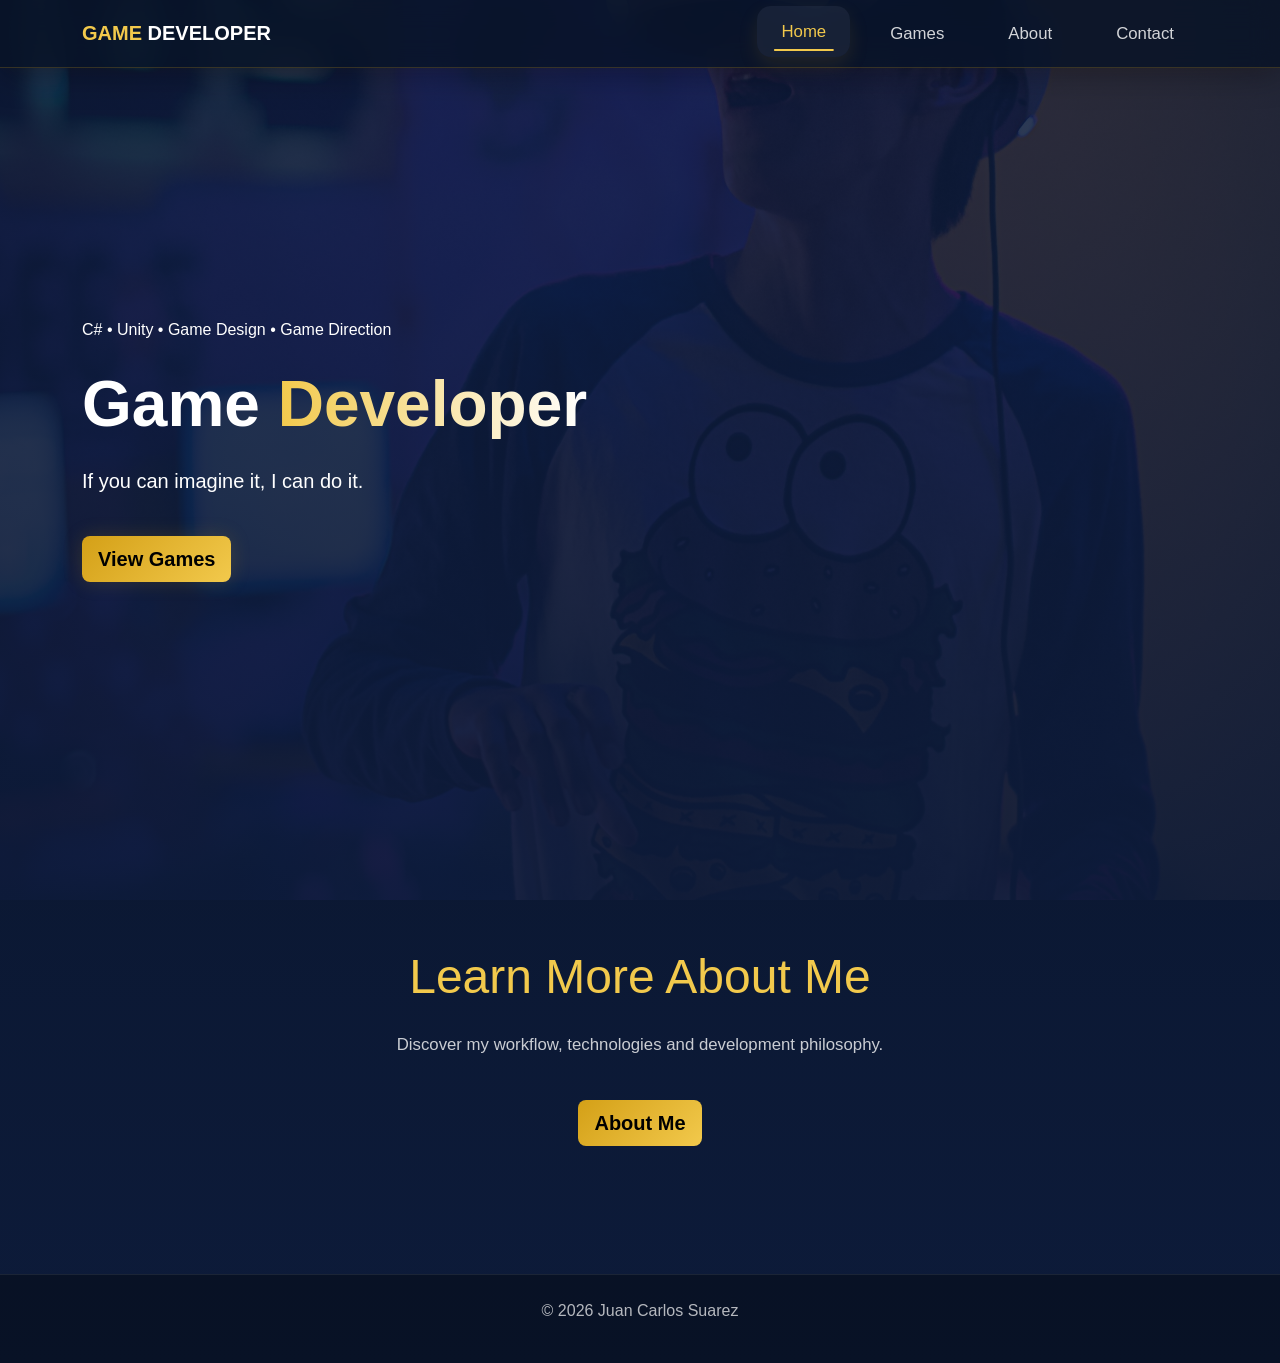
<file: index.html>
<!DOCTYPE html>
<html lang="en">

<head>
    <!-- Page metadata -->
    <meta charset="UTF-8">
    <meta name="viewport" content="width=device-width, initial-scale=1.0">
    <title>Portfolio Juan Carlos</title>

    <meta
    name="description"
    content="Gameplay programmer and game developer specialized in Unity, AI systems, combat mechanics and technical game design."
    >

    <meta
    name="robots"
    content="index, follow"
>
<link
    rel="canonical"
    href="https://alejandroarevaloprogrammer.github.io/juan-carlos-suarez-portfolio/"
>

    <!-- =========================================
     OPEN GRAPH
========================================= -->

<meta
    property="og:title"
    content="Juan Carlos Suarez | Gameplay Programmer & Game Developer"
>

<meta
    property="og:description"
    content="Gameplay programmer specialized in Unity development, AI systems, combat mechanics, tactical gameplay and technical game design."
>

<meta
    property="og:type"
    content="website"
>

<meta
    property="og:url"
    content="https://alejandroarevaloprogrammer.github.io/juan-carlos-suarez-portfolio/"
>

<meta
    property="og:image"
    content="https://alejandroarevaloprogrammer.github.io/juan-carlos-suarez-portfolio/assets/preview.png"
>

<meta
    property="og:image:alt"
    content="Gameplay programming portfolio featuring Unity projects, AI systems and combat mechanics by Juan Carlos Suarez"
>

<meta
    property="og:image:width"
    content="1200"
>

<meta
    property="og:image:height"
    content="630"
>

<!-- =========================================
     TWITTER
========================================= -->

<meta
    name="twitter:card"
    content="summary_large_image"
>

<meta
    name="twitter:title"
    content="Juan Carlos Suarez | Gameplay Programmer & Game Developer"
>

<meta
    name="twitter:description"
    content="Gameplay programmer specialized in Unity development, AI systems, combat mechanics, tactical gameplay and technical game design."
>

<meta
    name="twitter:image"
    content="https://alejandroarevaloprogrammer.github.io/juan-carlos-suarez-portfolio/assets/preview.png"
>

    <!-- Favicon -->
    <link
        rel="icon"
        type="image/x-icon"
        href="assets/favicon.ico"
    >

    <!-- Vendor styles -->
    <link
        href="https://cdn.jsdelivr.net/npm/bootstrap@5.3.3/dist/css/bootstrap.min.css"
        rel="stylesheet"
    >

    <link
        rel="stylesheet"
        href="https://cdn.jsdelivr.net/npm/bootstrap-icons@1.11.3/font/bootstrap-icons.min.css"
    >

    <link
        href="https://unpkg.com/aos@2.3.4/dist/aos.css"
        rel="stylesheet"
    >

    <!-- Project styles -->
    <link
        rel="stylesheet"
        href="assets/css/style.css"
    >
</head>

<body>
    <!-- Shared navbar component -->
    <div id="navbar"></div>

    <!-- Hero section -->
    <section class="hero-section">
        <div class="container">
            <div class="row align-items-center min-vh-100">
                <div
                    class="col-lg-7"
                    data-aos="fade-right"
                >
                    <span class="hero-badge">
                        C# • Unity • Game Design • Game Direction
                    </span>

                    <h1 class="hero-title mt-4">
                        Game
                        <span class="gradient-text">
                            Developer
                        </span>
                    </h1>

                    <p class="lead mt-4">
                        If you can imagine it, I can do it.
                    </p>

                    <a
                        href="games.html"
                        class="btn btn-gold btn-lg mt-4 floating-button"
                    >
                        View Games
                    </a>
                </div>
            </div>
        </div>
    </section>

    <!-- About call-to-action section -->
    <section class="py-5">
        <div class="container text-center">
            <h2 class="section-title">
                Learn More About Me
            </h2>

            <p class="bio-text mt-4">
                Discover my workflow, technologies and development philosophy.
            </p>

            <a
                href="about.html"
                class="btn btn-gold btn-lg mt-4"
            >
                About Me
            </a>
        </div>
    </section>

    <!-- Shared footer component -->
    <div id="footer"></div>

    <!-- Vendor scripts -->
    <script src="https://cdn.jsdelivr.net/npm/bootstrap@5.3.3/dist/js/bootstrap.bundle.min.js"></script>
    <script src="https://unpkg.com/aos@2.3.4/dist/aos.js"></script>

    <!-- Project scripts -->
    <script src="assets/js/main.js"></script>
</body>

</html>
</file>
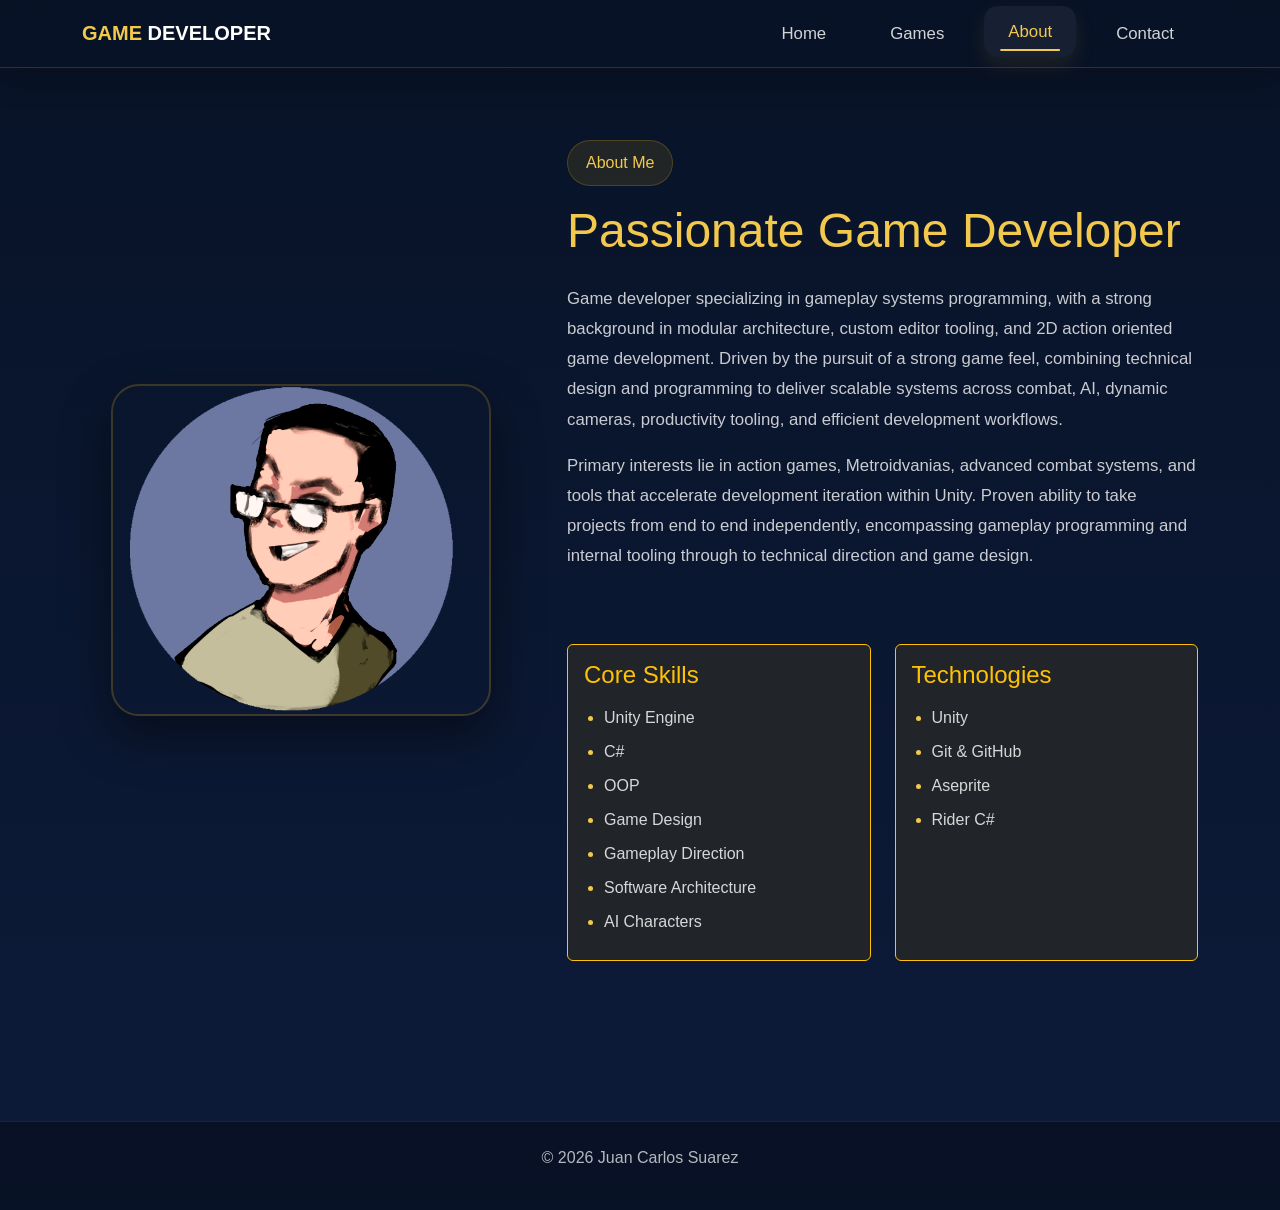
<file: about.html>
<!DOCTYPE html>
<html lang="en">

<head>

    <!-- =========================================
         PAGE METADATA
    ========================================== -->

    <meta charset="UTF-8">

    <meta
        name="viewport"
        content="width=device-width, initial-scale=1.0"
    >

    <title>About</title>

    <meta
        name="description"
        content="Learn more about Juan Carlos Suarez, gameplay programmer focused on Unity development, AI systems and technical game design."
    >

    <meta
        name="robots"
        content="index, follow"
    >

    <link
        rel="canonical"
        href="https://alejandroarevaloprogrammer.github.io/juan-carlos-suarez-portfolio/about.html"
    >

    <!-- =========================================
         OPEN GRAPH
    ========================================== -->

    <meta
        property="og:title"
        content="About | Juan Carlos Suarez"
    >

    <meta
        property="og:description"
        content="Learn more about Juan Carlos Suarez, gameplay programmer specialized in Unity development, AI systems and technical game design."
    >

    <meta
        property="og:type"
        content="website"
    >

    <meta
        property="og:url"
        content="https://alejandroarevaloprogrammer.github.io/juan-carlos-suarez-portfolio/about.html"
    >

    <meta
        property="og:image"
        content="https://alejandroarevaloprogrammer.github.io/juan-carlos-suarez-portfolio/assets/preview.png"
    >

    <meta
        property="og:image:alt"
        content="Gameplay programmer portfolio and technical game development profile of Juan Carlos Suarez"
    >

    <meta
        property="og:image:width"
        content="1200"
    >

    <meta
        property="og:image:height"
        content="630"
    >

    <!-- =========================================
         TWITTER
    ========================================== -->

    <meta
        name="twitter:card"
        content="summary_large_image"
    >

    <meta
        name="twitter:title"
        content="About | Juan Carlos Suarez"
    >

    <meta
        name="twitter:description"
        content="Learn more about Juan Carlos Suarez, gameplay programmer specialized in Unity development, AI systems and technical game design."
    >

    <meta
        name="twitter:image"
        content="https://alejandroarevaloprogrammer.github.io/juan-carlos-suarez-portfolio/assets/preview.png"
    >

    <!-- =========================================
         FAVICON
    ========================================== -->

    <link
        rel="icon"
        type="image/x-icon"
        href="assets/favicon.ico"
    >

    <!-- =========================================
         VENDOR STYLES
    ========================================== -->

    <link
        href="https://cdn.jsdelivr.net/npm/bootstrap@5.3.3/dist/css/bootstrap.min.css"
        rel="stylesheet"
    >

    <link
        rel="stylesheet"
        href="https://cdn.jsdelivr.net/npm/bootstrap-icons@1.11.3/font/bootstrap-icons.min.css"
    >

    <link
        href="https://unpkg.com/aos@2.3.4/dist/aos.css"
        rel="stylesheet"
    >

    <!-- =========================================
         PROJECT STYLES
    ========================================== -->

    <link
        rel="stylesheet"
        href="assets/css/style.css"
    >

</head>

<body>

    <!-- =========================================
         SHARED NAVBAR COMPONENT
    ========================================== -->

    <div id="navbar"></div>

    <!-- =========================================
         ABOUT SECTION
    ========================================== -->

    <section class="page-section">

        <div class="container">

            <div class="row align-items-center g-5">

                <div
                    class="col-lg-5 text-center"
                    data-aos="fade-right"
                >

                    <img
                        src="assets/photo.png"
                        class="img-fluid bio-image"
                        alt="Developer"
                    >

                </div>

                <div
                    class="col-lg-7"
                    data-aos="fade-left"
                >

                    <span class="bio-tag">
                        About Me
                    </span>

                    <h1 class="section-title mt-3">
                        Passionate Game Developer
                    </h1>

                    <p class="bio-text mt-4">
                        Game developer specializing in gameplay systems programming, with a strong background in modular architecture, custom editor tooling,
                        and 2D action oriented game development. Driven by the pursuit of a strong game feel, combining technical design and programming to
                        deliver scalable systems across combat, AI, dynamic cameras, productivity tooling, and efficient development workflows.
                    </p>

                    <p class="bio-text">
                        Primary interests lie in action games, Metroidvanias, advanced combat systems, and tools that accelerate development iteration within
                        Unity. Proven ability to take projects from end to end independently, encompassing gameplay programming and internal tooling through
                        to technical direction and game design.
                    </p>

                    <!-- =========================================
                         SKILLS CARDS
                    ========================================== -->

                    <div class="row mt-5 g-4">

                        <div class="col-md-6">

                            <div class="card bg-dark border-warning h-100">

                                <div class="card-body">

                                    <h4 class="text-warning">
                                        Core Skills
                                    </h4>

                                    <ul class="game-feature-list mt-3">

                                        <li>Unity Engine</li>

                                        <li>C#</li>

                                        <li>OOP</li>

                                        <li>Game Design</li>

                                        <li>Gameplay Direction</li>

                                        <li>Software Architecture</li>

                                        <li>AI Characters</li>

                                    </ul>

                                </div>

                            </div>

                        </div>

                        <div class="col-md-6">

                            <div class="card bg-dark border-warning h-100">

                                <div class="card-body">

                                    <h4 class="text-warning">
                                        Technologies
                                    </h4>

                                    <ul class="game-feature-list mt-3">

                                        <li>Unity</li>

                                        <li>Git & GitHub</li>

                                        <li>Aseprite</li>

                                        <li>Rider C#</li>

                                    </ul>

                                </div>

                            </div>

                        </div>

                    </div>

                </div>

            </div>

        </div>

    </section>

    <!-- =========================================
         SHARED FOOTER COMPONENT
    ========================================== -->

    <div id="footer"></div>

    <!-- =========================================
         VENDOR SCRIPTS
    ========================================== -->

    <script src="https://cdn.jsdelivr.net/npm/bootstrap@5.3.3/dist/js/bootstrap.bundle.min.js"></script>

    <script src="https://unpkg.com/aos@2.3.4/dist/aos.js"></script>

    <!-- =========================================
         PROJECT SCRIPTS
    ========================================== -->

    <script src="assets/js/main.js"></script>

</body>

</html>
</file>
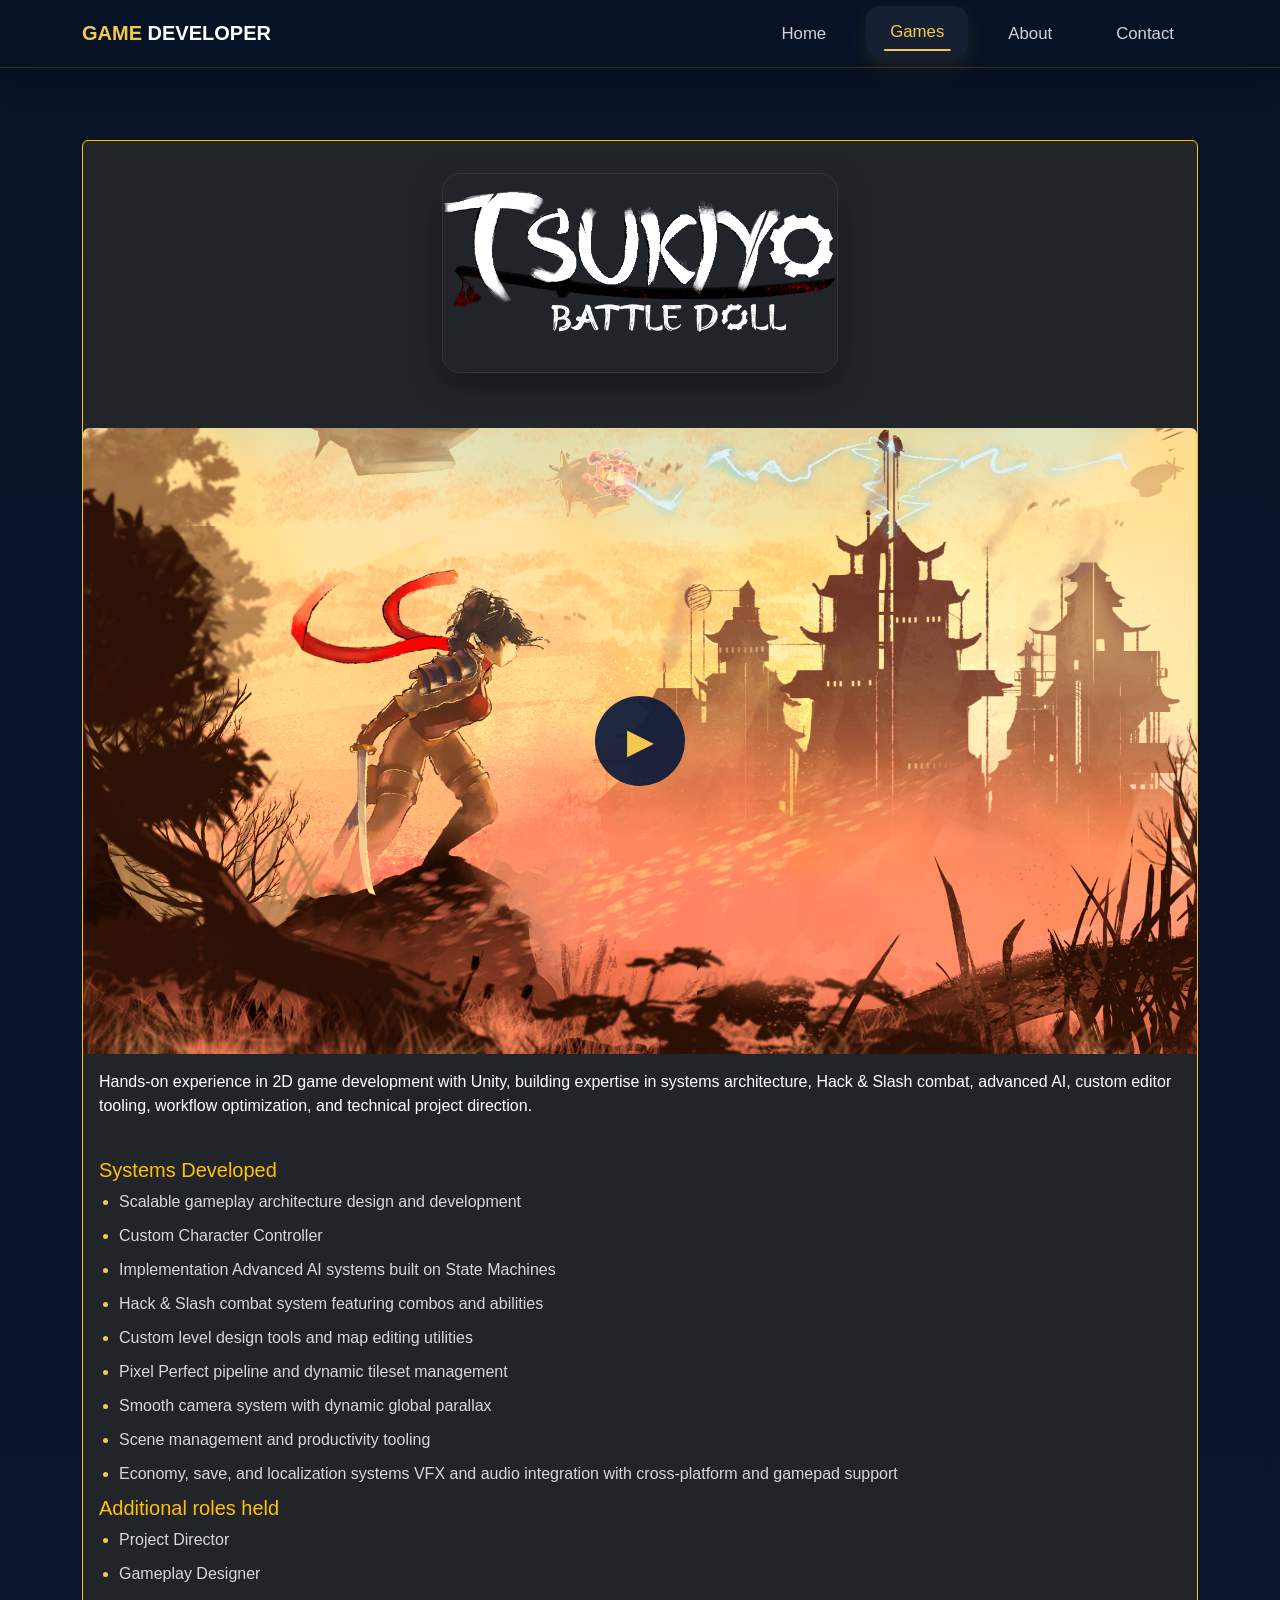
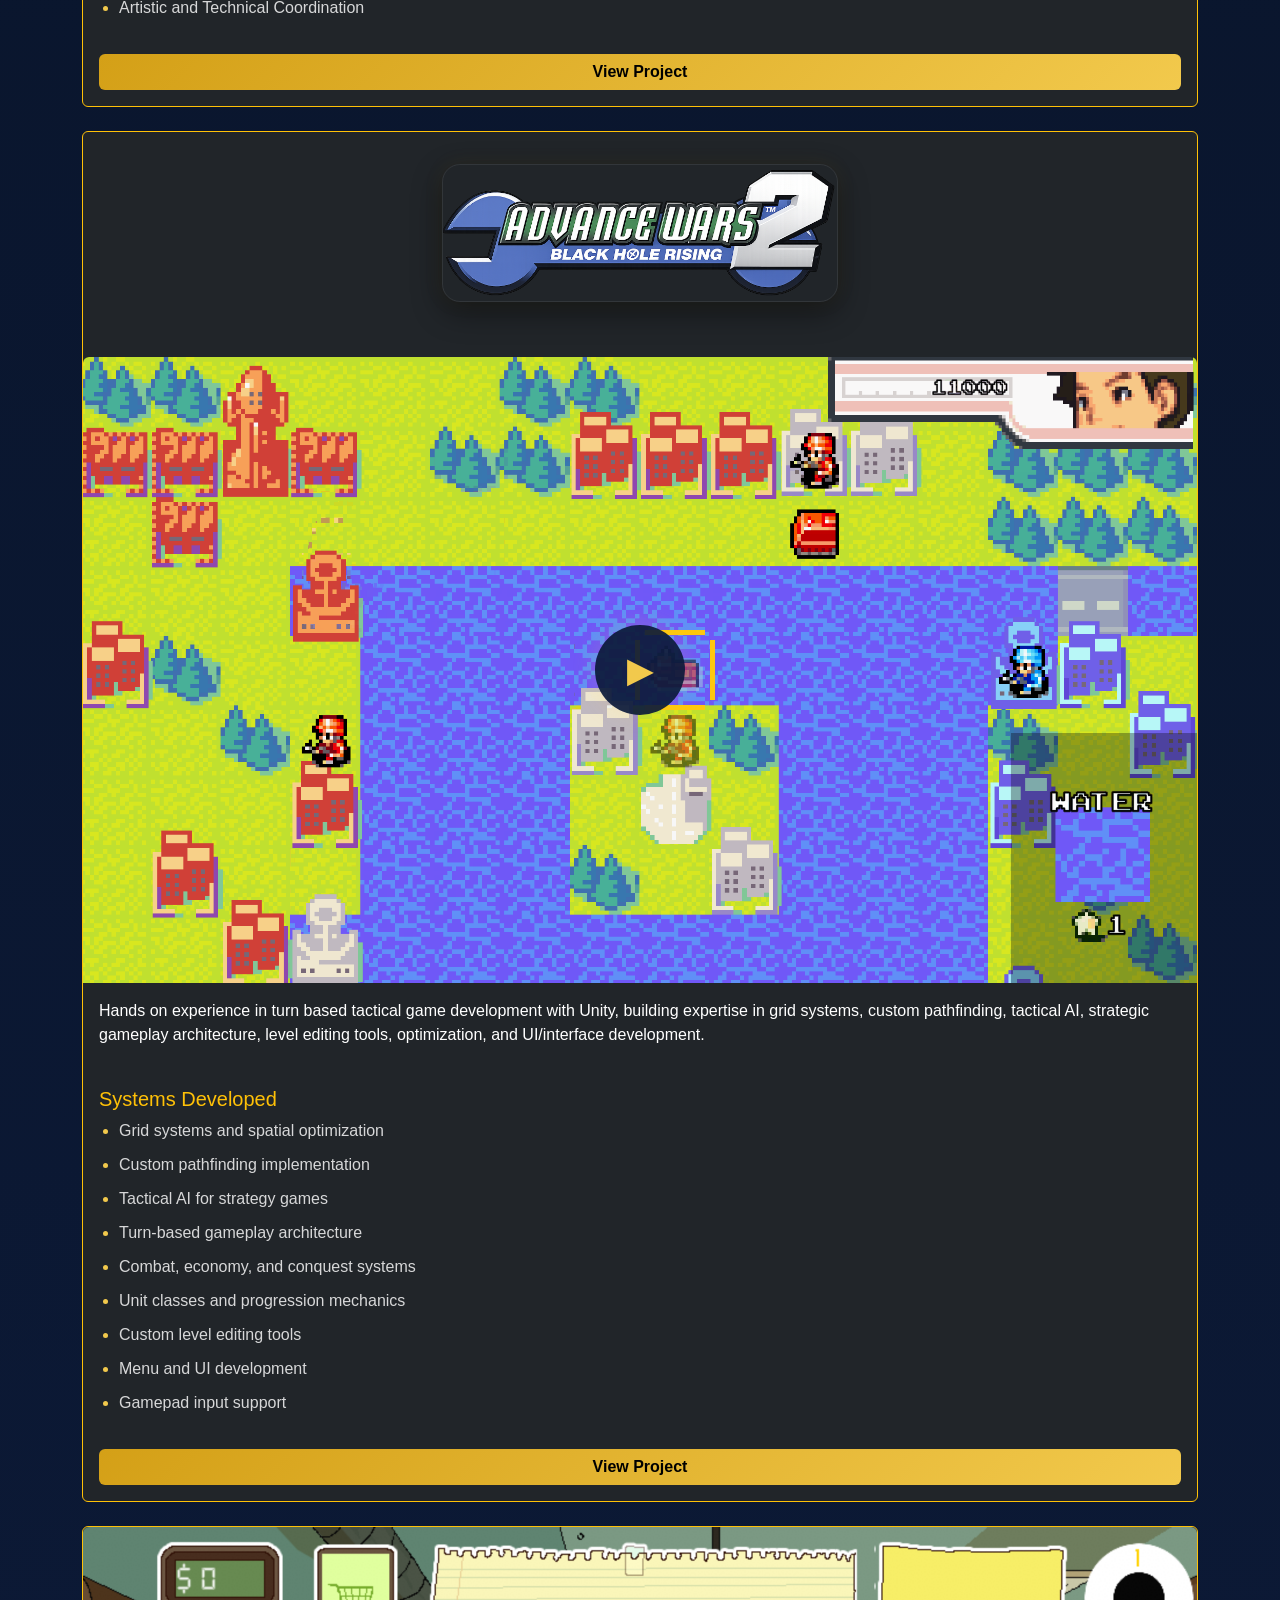
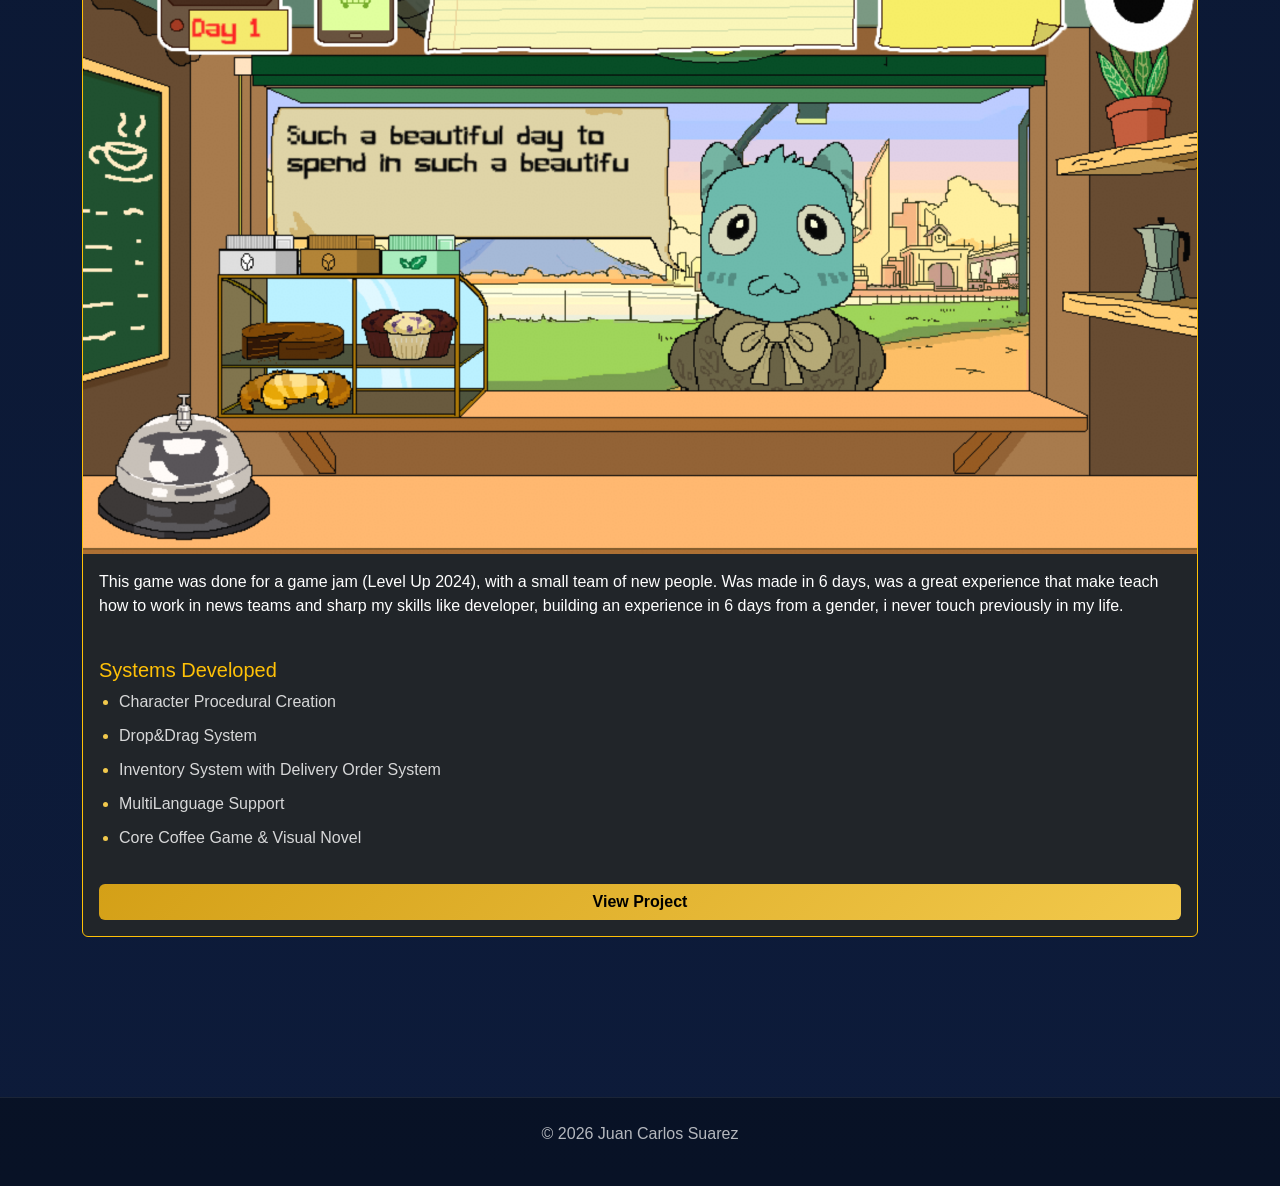
<file: games.html>
<!DOCTYPE html>
<html lang="en">

<head>

    <!-- =========================================
         PAGE METADATA
    ========================================== -->

    <meta charset="UTF-8">

    <meta
        name="viewport"
        content="width=device-width, initial-scale=1.0"
    >

    <title>Games</title>

    <meta
        name="description"
        content="Portfolio of Unity game development projects featuring gameplay systems, AI, combat mechanics, tactical gameplay and custom tools."
    >

    <meta
        name="robots"
        content="index, follow"
    >

    <link
        rel="canonical"
        href="https://alejandroarevaloprogrammer.github.io/juan-carlos-suarez-portfolio/games.html"
    >

    <!-- =========================================
         OPEN GRAPH
    ========================================== -->

    <meta
        property="og:title"
        content="Games | Juan Carlos Suarez"
    >

    <meta
        property="og:description"
        content="Explore Unity game development projects featuring AI systems, combat mechanics, tactical gameplay and custom gameplay architecture."
    >

    <meta
        property="og:type"
        content="website"
    >

    <meta
        property="og:url"
        content="https://alejandroarevaloprogrammer.github.io/juan-carlos-suarez-portfolio/games.html"
    >

    <meta
        property="og:image"
        content="https://alejandroarevaloprogrammer.github.io/juan-carlos-suarez-portfolio/assets/preview.png"
    >

    <meta
        property="og:image:alt"
        content="Unity gameplay programming portfolio featuring combat systems, AI and tactical gameplay"
    >

    <meta
        property="og:image:width"
        content="1200"
    >

    <meta
        property="og:image:height"
        content="630"
    >

    <!-- =========================================
         TWITTER
    ========================================== -->

    <meta
        name="twitter:card"
        content="summary_large_image"
    >

    <meta
        name="twitter:title"
        content="Games | Juan Carlos Suarez"
    >

    <meta
        name="twitter:description"
        content="Explore Unity game development projects featuring AI systems, combat mechanics, tactical gameplay and custom gameplay architecture."
    >

    <meta
        name="twitter:image"
        content="https://alejandroarevaloprogrammer.github.io/juan-carlos-suarez-portfolio/assets/preview.png"
    >

    <!-- =========================================
         FAVICON
    ========================================== -->

    <link
        rel="icon"
        type="image/x-icon"
        href="assets/favicon.ico"
    >

    <!-- =========================================
         VENDOR STYLES
    ========================================== -->

    <link
        href="https://cdn.jsdelivr.net/npm/bootstrap@5.3.3/dist/css/bootstrap.min.css"
        rel="stylesheet"
    >

    <link
        rel="stylesheet"
        href="https://cdn.jsdelivr.net/npm/swiper@11/swiper-bundle.min.css"
    >

    <link
        href="https://unpkg.com/aos@2.3.4/dist/aos.css"
        rel="stylesheet"
    >

    <!-- =========================================
         PROJECT STYLES
    ========================================== -->

    <link
        rel="stylesheet"
        href="assets/css/style.css"
    >

</head>

<body>

    <!-- =========================================
         SHARED NAVBAR COMPONENT
    ========================================== -->

    <div id="navbar"></div>

    <!-- =========================================
         GAMES SECTION
    ========================================== -->

    <section class="page-section">

        <div class="container">

            <div class="row g-4">

                <!-- =========================================
                     GAME 1
                ========================================== -->

                <div
                    class="col-lg-12 col-md-12"
                    data-aos="fade-up"
                    data-aos-delay="100"
                >

                    <div class="card bg-dark text-white border-warning h-100">

                        <div class="text-center game-header-wrapper">

                            <button
                                type="button"
                                class="game-header-button open-project-modal"
                                data-project="0"
                                aria-label="Open Tsukiyo project details"
                            >

                                <img
                                    src="assets/img/game1header.png"
                                    alt="Tsukiyo Battle Doll project header"
                                    class="img-fluid rounded game-title-image"
                                    loading="lazy"
                                    decoding="async"
                                >

                            </button>

                        </div>

                        <!-- =========================================
                             GAME 1 VIDEO PREVIEW
                        ========================================== -->

                        <div class="game-main-media">

                            <!-- Thumbnail -->

                            <div
                                class="video-thumbnail"
                                id="videoThumbnail"
                            >

                                <img
                                    src="assets/img/game1static.png"
                                    class="game-preview-image"
                                    alt="Tsukiyo gameplay preview"
                                    loading="lazy"
                                    decoding="async"
                                >

                                <button
                                    type="button"
                                    class="play-video-button"
                                    id="playVideoButton"
                                    aria-label="Play Tsukiyo gameplay video"
                                >
                                    ▶
                                </button>

                            </div>

                            <!-- Video -->

                            <video
                                class="game-main-video"
                                id="gameVideo"
                                playsinline
                                preload="none"
                                controlslist="nodownload noplaybackrate"
                                disablepictureinpicture
                                x-webkit-airplay="deny"
                                poster="assets/img/game1static.png"
                            >

                                <source
                                    src="assets/video/gameplay1.mp4"
                                    type="video/mp4"
                                >

                            </video>

                        </div>

                        <div class="card-body d-flex flex-column">

                            <p>
                                Hands-on experience in 2D game development with Unity, building expertise in systems architecture, Hack & Slash combat,
                                advanced AI, custom editor tooling, workflow optimization, and technical project direction.
                            </p>

                            <div class="mt-4 mb-4">

                                <h5 class="text-warning">
                                    Systems Developed
                                </h5>

                                <ul class="game-feature-list">

                                    <li>Scalable gameplay architecture design and development</li>

                                    <li>Custom Character Controller</li>

                                    <li>Implementation Advanced AI systems built on State Machines</li>

                                    <li>Hack & Slash combat system featuring combos and abilities</li>

                                    <li>Custom level design tools and map editing utilities</li>

                                    <li>Pixel Perfect pipeline and dynamic tileset management</li>

                                    <li>Smooth camera system with dynamic global parallax</li>

                                    <li>Scene management and productivity tooling</li>

                                    <li>Economy, save, and localization systems VFX and audio integration with cross-platform and gamepad support</li>

                                </ul>

                                <h5 class="text-warning">
                                    Additional roles held
                                </h5>

                                <ul class="game-feature-list">

                                    <li>Project Director</li>

                                    <li>Gameplay Designer</li>

                                    <li>Artistic and Technical Coordination</li>

                                </ul>

                            </div>

                            <button
                                type="button"
                                class="btn btn-gold w-100 open-project-modal"
                                data-project="0"
                                aria-label="View Tsukiyo project"
                            >
                                View Project
                            </button>

                        </div>

                    </div>

                </div>

                <!-- =========================================
                     GAME 2
                ========================================== -->

                <div
                    class="col-lg-12 col-md-12"
                    data-aos="fade-up"
                    data-aos-delay="200"
                >

                    <div class="card bg-dark text-white border-warning h-100">

                        <div class="text-center game-header-wrapper">

                            <button
                                type="button"
                                class="game-header-button open-project-modal"
                                data-project="1"
                                aria-label="Open Advance Wars project details"
                            >

                                <img
                                    src="assets/img/game2header.png"
                                    alt="Advance Wars project header"
                                    class="img-fluid rounded game-title-image"
                                    loading="lazy"
                                    decoding="async"
                                >

                            </button>

                        </div>

                        <!-- =========================================
                             GAME 2 VIDEO PREVIEW
                        ========================================== -->

                        <div class="game-main-media">

                            <!-- Thumbnail -->

                            <div
                                class="video-thumbnail"
                                id="videoThumbnail1"
                            >

                                <img
                                    src="assets/img/game2static.png"
                                    class="game-preview-image"
                                    alt="Advance Wars gameplay preview"
                                    loading="lazy"
                                    decoding="async"
                                >

                                <button
                                    type="button"
                                    class="play-video-button"
                                    id="playVideoButton1"
                                    aria-label="Play Advance Wars gameplay video"
                                >
                                    ▶
                                </button>

                            </div>

                            <!-- Video -->

                            <video
                                class="game-main-video"
                                id="gameVideo1"
                                playsinline
                                preload="none"
                                controlslist="nodownload noplaybackrate"
                                disablepictureinpicture
                                x-webkit-airplay="deny"
                                poster="assets/img/game2static.png"
                            >

                                <source
                                    src="assets/video/gameplay2.mp4"
                                    type="video/mp4"
                                >

                            </video>

                        </div>

                        <div class="card-body d-flex flex-column">

                            <p>
                                Hands on experience in turn based tactical game development with Unity, building expertise in grid systems, custom pathfinding,
                                tactical AI, strategic gameplay architecture, level editing tools, optimization, and UI/interface development.
                            </p>

                            <div class="mt-4 mb-4">

                                <h5 class="text-warning">
                                    Systems Developed
                                </h5>

                                <ul class="game-feature-list">

                                    <li>Grid systems and spatial optimization</li>

                                    <li>Custom pathfinding implementation</li>

                                    <li>Tactical AI for strategy games</li>

                                    <li>Turn-based gameplay architecture</li>

                                    <li>Combat, economy, and conquest systems</li>

                                    <li>Unit classes and progression mechanics</li>

                                    <li>Custom level editing tools</li>

                                    <li>Menu and UI development</li>

                                    <li>Gamepad input support</li>

                                </ul>

                            </div>

                            <button
                                type="button"
                                class="btn btn-gold w-100 open-project-modal"
                                data-project="1"
                                aria-label="View Advance Wars project"
                            >
                                View Project
                            </button>

                        </div>

                    </div>

                </div>

                <!-- =========================================
                     GAME 3
                ========================================== -->

                <div
                    class="col-lg-12 col-md-12"
                    data-aos="fade-up"
                    data-aos-delay="300"
                >

                    <div class="card bg-dark text-white border-warning h-100">

                        <div class="game-main-media">

                            <img
                                src="assets/img/game3static.png"
                                class="game-preview-image"
                                alt="Coffee Game gameplay preview"
                                loading="lazy"
                                decoding="async"
                            >

                        </div>

                        <div class="card-body d-flex flex-column">

                            <p>
                                This game was done for a game jam (Level Up 2024), with a small team of new people. Was made in 6 days, was a great experience that
                                make teach how to work in news teams and sharp my skills like developer, building an experience in 6 days from a gender, i never touch
                                previously in my life.
                            </p>

                            <div class="mt-4 mb-4">

                                <h5 class="text-warning">
                                    Systems Developed
                                </h5>

                                <ul class="game-feature-list">

                                    <li>Character Procedural Creation</li>

                                    <li>Drop&Drag System</li>

                                    <li>Inventory System with Delivery Order System</li>

                                    <li>MultiLanguage Support</li>

                                    <li>Core Coffee Game & Visual Novel</li>

                                </ul>

                            </div>

                            <div class="mt-auto">

                                <button
                                    type="button"
                                    class="btn btn-gold w-100 open-project-modal"
                                    data-project="2"
                                    aria-label="View Coffee Game project"
                                >
                                    View Project
                                </button>

                            </div>

                        </div>

                    </div>

                </div>

            </div>

        </div>

    </section>

    <!-- =========================================
         PROJECT MODAL
    ========================================== -->

    <div
        class="project-modal"
        id="projectModal"
        aria-hidden="true"
        aria-label="Project details modal"
        role="dialog"
        aria-modal="true"
    >

        <div class="project-modal-overlay"></div>

        <div class="project-modal-card">

            <button
                type="button"
                class="project-modal-close"
                id="closeProjectModal"
                aria-label="Close project modal"
            >
                ×
            </button>

            <div class="swiper modalProjectSwiper">

                <div
                    class="swiper-wrapper"
                    id="modalSwiperWrapper"
                ></div>

                <div class="swiper-button-prev"></div>

                <div class="swiper-button-next"></div>

            </div>

            <h2
                class="mt-4"
                id="modalProjectTitle"
            ></h2>

            <div
                class="project-modal-tags"
                id="modalProjectTags"
            ></div>

            <div class="project-link-wrapper">

                <a
                    href="#"
                    target="_blank"
                    class="btn btn-gold"
                    id="projectExternalLink"
                    rel="noopener noreferrer"
                >
                    Go to Link
                </a>

            </div>

            <div class="project-navigation-buttons mt-4">

                <button
                    type="button"
                    class="btn btn-outline-light"
                    id="previousProjectButton"
                    aria-label="View previous project"
                >
                    Previous Project
                </button>

                <button
                    type="button"
                    class="btn btn-gold"
                    id="nextProjectButton"
                    aria-label="View next project"
                >
                    Next Project
                </button>

            </div>

        </div>

    </div>

    <!-- =========================================
         SHARED FOOTER COMPONENT
    ========================================== -->

    <div id="footer"></div>

    <!-- =========================================
         VENDOR SCRIPTS
    ========================================== -->

    <script src="https://cdn.jsdelivr.net/npm/bootstrap@5.3.3/dist/js/bootstrap.bundle.min.js"></script>

    <script src="https://unpkg.com/aos@2.3.4/dist/aos.js"></script>

    <script src="https://cdn.jsdelivr.net/npm/swiper@11/swiper-bundle.min.js"></script>

    <!-- =========================================
         PROJECT SCRIPTS
    ========================================== -->

    <script src="assets/js/projects.js"></script>
    <script src="assets/js/main.js"></script>

</body>

</html>
</file>
<file: assets/css/style.css>
:root{
    --dark-blue:#0D1B3A;
    --medium-blue:#1F2F5A;
    --gold:#D4A017;
    --gold-light:#F2C94C;
    --white:#FFFFFF;
    --black:#000000;
}

/* =========================================
   GLOBAL STYLES
========================================= */

body{
    background:linear-gradient(180deg,#081327 0%,#0D1B3A 100%);
    color:var(--white);
    font-family:Arial,sans-serif;
}

html,
body{

    overflow-x:hidden;

}

.page-section{
    padding:140px 0 80px;
}

.section-title{
    color:var(--gold-light);
    font-size:3rem;
}

/* =========================================
   NAVBAR
========================================= */

.custom-navbar{
    background:rgba(8,19,39,.82);
    backdrop-filter:blur(14px);
    border-bottom:1px solid rgba(212,160,23,.22);
    box-shadow:
        0 8px 32px rgba(0,0,0,.28),
        0 0 20px rgba(212,160,23,.04);
    transition:
        background .3s ease,
        box-shadow .3s ease;
}

.custom-navbar .navbar-brand{
    transition:.3s ease;
}

.custom-navbar .navbar-brand:hover{
    transform:translateY(-1px);
    text-shadow:0 0 12px rgba(242,201,76,.35);
}

.logo-highlight{
    color:var(--gold-light);
}

.nav-link{
    position:relative;
    color:rgba(255,255,255,.82)!important;
    padding:.8rem 1.5rem !important;
    border-radius:14px;
    font-size:1.05rem;
    font-weight:500;
    overflow:hidden;
    transition:
        color .3s ease,
        background .3s ease,
        transform .3s ease,
        box-shadow .3s ease;
}

.nav-link:hover,
.nav-link.active{
    color:var(--gold-light)!important;
    background:rgba(255,255,255,.06);
    transform:translateY(-2px);
    box-shadow:0 8px 20px rgba(212,160,23,.12);
}

.nav-link::after{
    content:"";
    position:absolute;
    left:50%;
    bottom:6px;
    width:0%;
    height:2px;
    background:var(--gold-light);
    border-radius:999px;
    transform:translateX(-50%);
    transition:width .3s ease;
}

.nav-link:hover::after,
.nav-link.active::after{
    width:65%;
}

/* =========================================
   HERO SECTION
========================================= */

.hero-section{
    min-height:100vh;
    display:flex;
    align-items:center;
    background:
        linear-gradient(rgba(13,27,58,.85),rgba(13,27,58,.95)),
        url('../indexbackground.jpg');
    background-size:cover;
    background-position:center;
}

.hero-title{
    font-size:4rem;
    font-weight:800;
}

.gradient-text{
    background:linear-gradient(
        90deg,
        var(--gold-light),
        #ffffff
    );
    background-clip:text;
    -webkit-background-clip:text;
    color:transparent;
    -webkit-text-fill-color:transparent;
}

/* =========================================
   BUTTONS
========================================= */

.btn-gold{
    position:relative;
    overflow:hidden;
    isolation:isolate;
    background:linear-gradient(135deg,var(--gold),var(--gold-light));
    border:none;
    color:var(--black);
    font-weight:700;
    transition:
        transform .3s ease,
        box-shadow .3s ease,
        background .3s ease;
}

.btn-gold:hover{
    transform:translateY(-3px);
    box-shadow:
        0 10px 25px rgba(212,160,23,.25),
        0 0 20px rgba(242,201,76,.15);
}

.btn-gold::before{
    content:"";
    position:absolute;
    top:0;
    left:-120%;
    width:80%;
    height:100%;
    background:linear-gradient(
        120deg,
        transparent,
        rgba(255,255,255,.25),
        transparent
    );
    transform:skewX(-25deg);
    transition:left .7s ease;
}

.btn-gold:hover::before{
    left:140%;
}

.btn-gold:active{
    transform:scale(.97);
}

.floating-button{
    animation:floatingButton 2.8s ease-in-out infinite;
    box-shadow:0 0 20px rgba(212,160,23,.18);
}

@keyframes floatingButton{
    0%{
        transform:translateY(0px);
    }

    50%{
        transform:translateY(-6px);
    }

    100%{
        transform:translateY(0px);
    }
}

/* =========================================
   ABOUT SECTION
========================================= */

.bio-section{
    background:rgba(255,255,255,.02);
    border-top:1px solid rgba(255,255,255,.05);
}

.bio-image-wrapper{
    position:relative;
    display:inline-block;
}

.bio-image{
    width:100%;
    max-width:380px;
    border-radius:28px;
    border:2px solid rgba(212,160,23,.25);
    box-shadow:0 20px 50px rgba(0,0,0,.45);
}

.bio-tag{
    display:inline-block;
    padding:10px 18px;
    border-radius:999px;
    background:rgba(212,160,23,.12);
    color:var(--gold-light);
    border:1px solid rgba(212,160,23,.25);
}

.bio-text{
    color:rgba(255,255,255,.78);
    line-height:1.8;
    font-size:1.05rem;
}

.bio-stat{
    background:rgba(255,255,255,.04);
    border:1px solid rgba(255,255,255,.06);
    border-radius:20px;
    padding:24px;
    text-align:center;
}

.bio-stat h3{
    color:var(--gold-light);
    font-size:2rem;
    margin-bottom:8px;
}

/* =========================================
   FOOTER
========================================= */

.footer-section{
    background:rgba(0,0,0,.35);
    border-top:1px solid rgba(255,255,255,.08);
    margin-top:80px;
}

.footer-section p{
    color:rgba(255,255,255,.7);
}

.footer-links{
    display:flex;
    justify-content:flex-end;
    gap:20px;
    flex-wrap:wrap;
}

.footer-links a{
    color:rgba(255,255,255,.75);
    text-decoration:none;
    transition:.3s;
}

.footer-links a:hover{
    color:var(--gold-light);
}

/* =========================================
   GAME SECTIONS
========================================= */

.game-feature-list{
    padding-left:20px;
    margin:0;
}

.game-feature-list li{
    margin-bottom:10px;
    color:rgba(255,255,255,.82);
}

.game-feature-list li::marker{
    color:var(--gold-light);
}

.game-title-image{
    display:block;
    width:440px;
    max-width:90%;
    margin-left:auto;
    margin-right:auto;
    margin-bottom:1rem;
    border-radius:18px !important;
    border:1px solid rgba(255,255,255,.08);
    box-shadow:
        0 10px 30px rgba(0,0,0,.45),
        0 0 20px rgba(212,160,23,.08);
    transition:
        transform .3s ease,
        filter .3s ease;
}

.game-header-button{
    background:none;
    border:none;
    padding:0;
    cursor:pointer;
}

.game-header-button:hover .game-title-image{
    transform:scale(1.03);
    filter:drop-shadow(0 0 18px rgba(242,201,76,.18));
}

.game-header-wrapper{
    padding-top:32px;
    padding-bottom:32px;
}

/* =========================================
   GIF SWIPER
========================================= */

.gameGifSwiper{
    width:100%;
    height:260px;
    overflow:hidden;
    border-top-left-radius:.375rem;
    border-top-right-radius:.375rem;
    border-bottom:1px solid rgba(255,255,255,.08);
    background:#000;
}

.gameGifSwiper .swiper-wrapper,
.gameGifSwiper .swiper-slide{
    width:100%;
    height:100%;
}

.gameGifSwiper .swiper-slide{
    display:flex;
    align-items:center;
    justify-content:center;
    overflow:hidden;
    background:#000;
}

.gameGifSwiper img{
    transition:transform .6s ease;
}

.gameGifSwiper:hover img{
    transform:scale(1.02);
}

.game-gif,
.game-main-gif{
    width:100%;
    height:100%;
    object-fit:cover;
    object-position:center;
    display:block;
}

/* =========================================
   PROJECT MODAL
========================================= */

body.modal-open{
    overflow:hidden;
}

.project-modal{
    position:fixed;
    inset:0;
    display:flex;
    align-items:center;
    justify-content:center;
    opacity:0;
    visibility:hidden;
    pointer-events:none;
    transition:.3s ease;
    z-index:9999;
}

.project-modal.active{
    opacity:1;
    visibility:visible;
    pointer-events:auto;
}

.project-modal-overlay{
    position:absolute;
    inset:0;
    background:rgba(0,0,0,.75);
    backdrop-filter:blur(8px);
}

.project-modal-card{
    position:relative;
    width:min(700px,90%);
    max-height:90vh;
    overflow-x:hidden;
    overflow-y:auto;
    background:#111827;
    border:1px solid rgba(255,255,255,.08);
    border-radius:24px;
    padding:40px;
    z-index:2;
    box-shadow:
        0 20px 60px rgba(0,0,0,.45),
        0 0 30px rgba(212,160,23,.08);
    animation:modalPop .3s ease;
}

.project-modal-close{
    position:absolute;
    top:15px;
    right:15px;
    width:42px;
    height:42px;
    border:none;
    border-radius:50%;
    background:rgba(255,255,255,.08);
    color:white;
    font-size:1.4rem;
    line-height:1;
    cursor:pointer;
    transition:.3s;
}

.project-modal-close:hover{
    background:#D4A017;
    color:black;
}

.project-modal-tags{
    display:flex;
    flex-wrap:wrap;
    gap:10px;
    margin-top:25px;
}

.project-modal-tags span{
    padding:8px 14px;
    border-radius:999px;
    background:rgba(255,255,255,.06);
    color:#F2C94C;
    font-size:.9rem;
}

@keyframes modalPop{
    from{
        transform:scale(.9);
        opacity:0;
    }

    to{
        transform:scale(1);
        opacity:1;
    }
}

/* =========================================
   MODAL SWIPER
========================================= */

.modalProjectSwiper{
    position:relative;
    width:100%;
    aspect-ratio:16/9;
    overflow:hidden;
    border-radius:20px;
    background:#000;
}

.project-slide-image{
    width:100%;
    height:100%;
    object-fit:cover;
    object-position:center;
    display:block;
}

.swiper-button-next,
.swiper-button-prev{
    width:56px !important;
    height:56px !important;
    border-radius:50%;
    background:rgba(13,27,58,.78);
    backdrop-filter:blur(10px);
    border:1px solid rgba(242,201,76,.2);
    transition:.3s ease;
}

.swiper-button-next:hover,
.swiper-button-prev:hover{
    transform:scale(1.08);
    background:rgba(212,160,23,.18);
    box-shadow:0 0 18px rgba(242,201,76,.18);
}

.swiper-button-next::after,
.swiper-button-prev::after{
    font-size:20px !important;
    color:var(--gold-light);
    font-weight:bold;
}

/* =========================================
   GAME VIDEO PREVIEW
========================================= */

.game-main-media{
    position:relative;
    width:100%;
    aspect-ratio:16/9;
    overflow:hidden;
    background:#000;
    border-top-left-radius:.375rem;
    border-top-right-radius:.375rem;
    display:flex;
    align-items:center;
    justify-content:center;
}

.video-thumbnail{
    position:absolute;
    inset:0;
    z-index:2;
}

.game-preview-image{
    width:100%;
    height:100%;
    object-fit:cover;
    object-position:center;
    display:block;
}

.game-main-video{
    width:100%;
    height:100%;
    object-fit:contain;
    object-position:center;
    background:#000;
    display:none;
}

video{
    background:#000;
}

video::-webkit-media-controls-start-playback-button{
    display:none !important;
    -webkit-appearance:none;
}

.play-video-button{
    position:absolute;
    top:50%;
    left:50%;
    transform:translate(-50%,-50%);
    width:90px;
    height:90px;
    display:flex;
    align-items:center;
    justify-content:center;
    border:none !important;
    outline:none !important;
    border-radius:999px;
    background:rgba(13,27,58,.92);
    color:var(--gold-light);
    font-size:2.2rem;
    line-height:1;
    cursor:pointer;
    user-select:none;
    -webkit-user-select:none;
    -webkit-touch-callout:none;
    -webkit-tap-highlight-color:transparent;
    touch-action:manipulation;
    box-shadow:0 0 25px rgba(242,201,76,.18);
    z-index:5;
    transition:
        transform .3s ease,
        background .3s ease,
        box-shadow .3s ease;
}

.play-video-button:focus,
.play-video-button:active,
.play-video-button:hover{
    border:none !important;
    outline:none !important;
    background:rgba(13,27,58,.92);
    color:var(--gold-light);
}

/* =========================================
   PROJECT NAVIGATION
========================================= */

.project-navigation-buttons{
    display:flex !important;
    justify-content:center !important;
    align-items:center;
    gap:16px;
    width:100%;
    margin-top:32px;
    flex-wrap:wrap;
}

.project-navigation-buttons .btn,
#projectExternalLink{
    min-width:220px;
}

#modalProjectTitle{
    text-align:center;
    color:var(--gold-light);
    font-size:2.2rem;
    font-weight:700;
    margin-bottom:10px;
}

.project-link-wrapper{
    display:flex;
    justify-content:center;
    margin-top:28px;
}

#projectExternalLink{
    display:flex;
    justify-content:center;
    align-items:center;
    text-align:center;
}

/* =========================================
   RESPONSIVE
========================================= */

@media(min-width:992px){

    .gameGifSwiper{
        height:300px;
    }

}

@media(max-width:991px){

    .navbar-nav{
        padding-top:1rem;
        align-items:center;
    }

    .nav-item{
        width:100%;
        display:flex;
        justify-content:center;
    }

    .nav-link{
        text-align:center;
    }

    .swiper-button-next,
    .swiper-button-prev{
        width:44px !important;
        height:44px !important;
    }

    .swiper-button-next::after,
    .swiper-button-prev::after{
        font-size:15px !important;
    }

}

@media(max-width:768px){

    .footer-links{
        justify-content:center;
    }

    .gameGifSwiper{
        height:220px;
    }

}

@media(max-width:576px){

    .swiper-button-next,
    .swiper-button-prev{
        width:36px !important;
        height:36px !important;
        background:rgba(13,27,58,.88);
    }

    .swiper-button-next::after,
    .swiper-button-prev::after{
        font-size:12px !important;
    }

}
</file>
